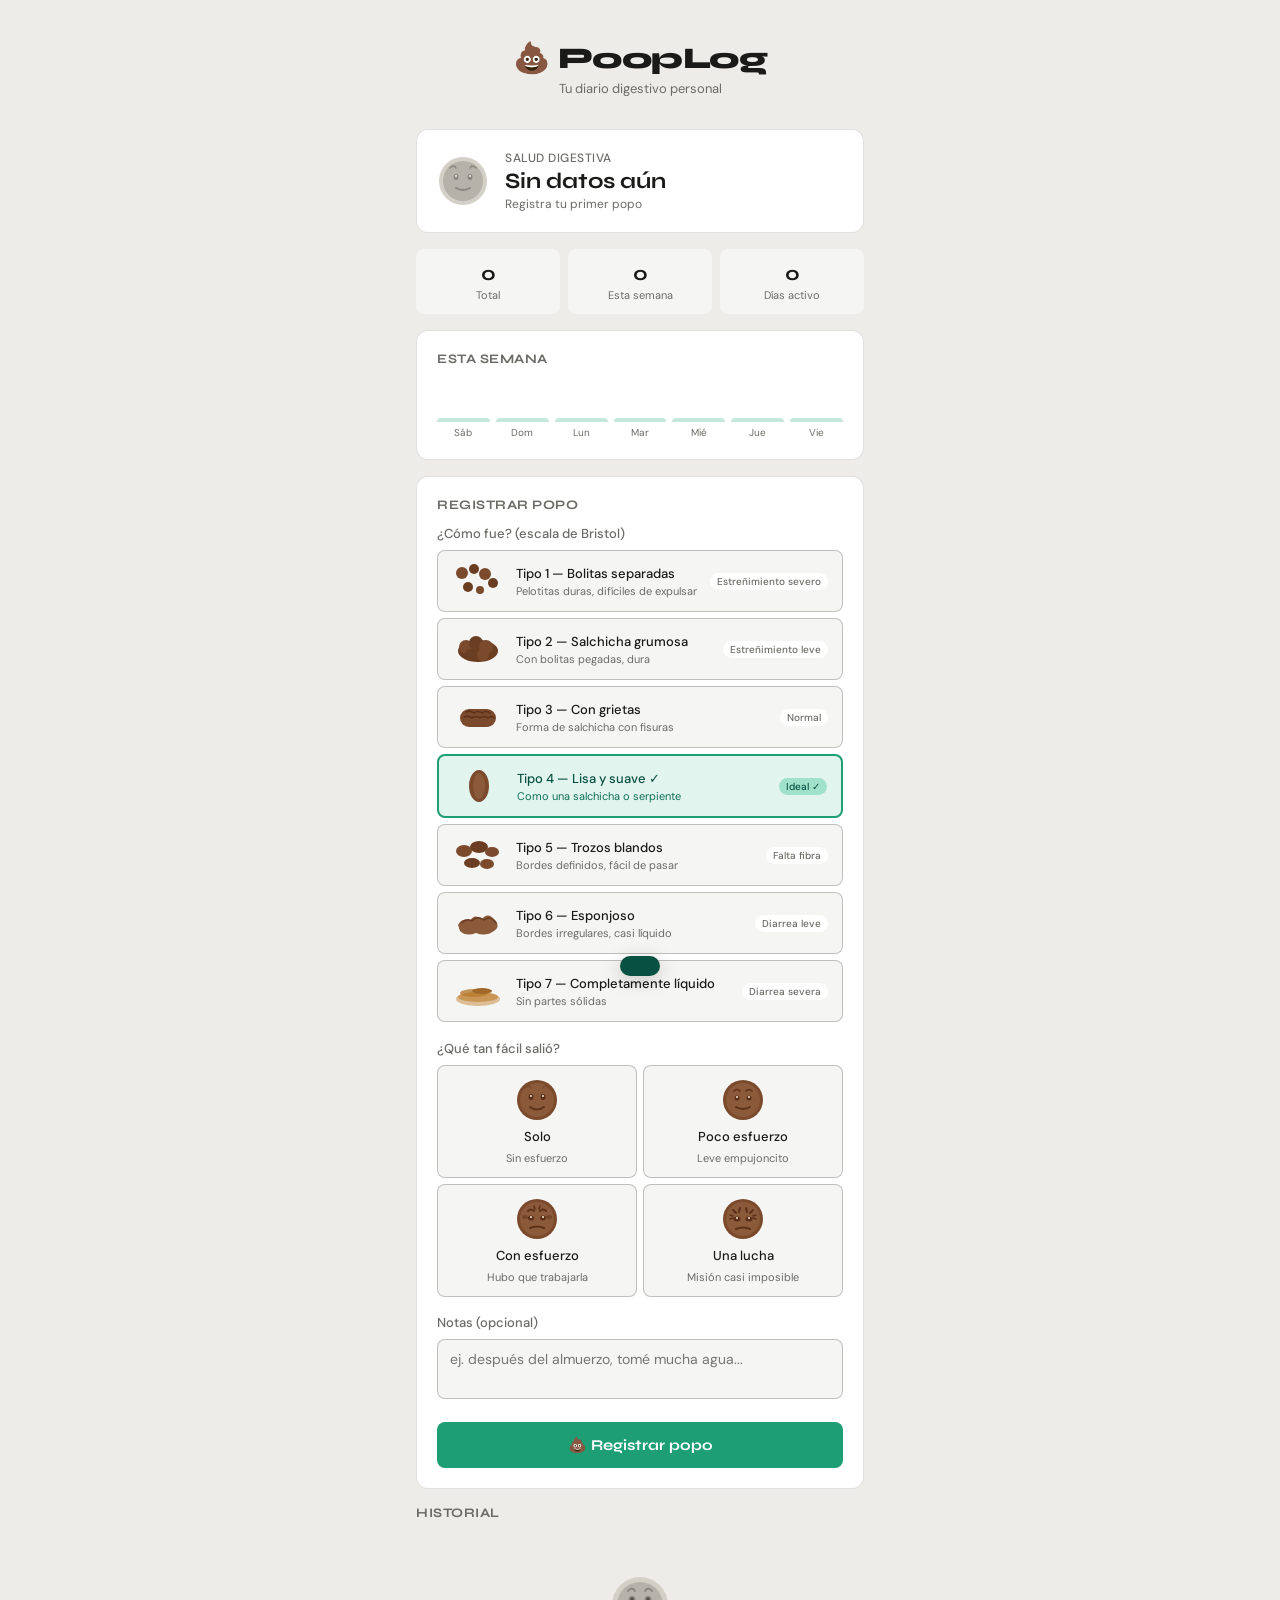
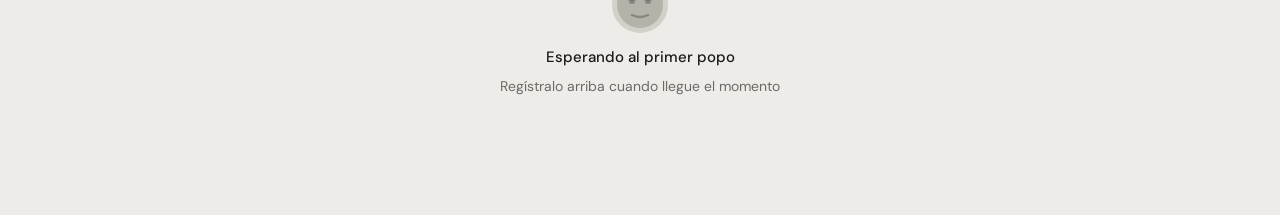
<file: PoopLog.html>
<!DOCTYPE html>
<html lang="es">
<head>
  <meta charset="UTF-8"/>
  <meta name="viewport" content="width=device-width, initial-scale=1.0"/>
  <title>💩 PoopLog</title>
  <link rel="preconnect" href="https://fonts.googleapis.com"/>
  <link href="https://fonts.googleapis.com/css2?family=Syne:wght@400;500;700;800&family=DM+Sans:wght@400;500&display=swap" rel="stylesheet"/>
  <style>
    *, *::before, *::after { box-sizing: border-box; margin: 0; padding: 0; }
    :root {
      --bg-primary: #ffffff;
      --bg-secondary: #f5f5f3;
      --bg-tertiary: #eeece8;
      --text-primary: #1a1a18;
      --text-secondary: #6b6b67;
      --border: rgba(0,0,0,0.12);
      --border-strong: rgba(0,0,0,0.22);
      --radius-md: 8px;
      --radius-lg: 12px;
      --green: #1D9E75;
      --green-light: #E1F5EE;
      --green-dark: #085041;
      --green-mid: #0F6E56;
      --green-border: #9FE1CB;
    }
    @media (prefers-color-scheme: dark) {
      :root {
        --bg-primary: #1e1e1c;
        --bg-secondary: #2a2a28;
        --bg-tertiary: #141412;
        --text-primary: #f0ede8;
        --text-secondary: #9a9a96;
        --border: rgba(255,255,255,0.1);
        --border-strong: rgba(255,255,255,0.2);
        --green-light: #0d3328;
        --green-dark: #9FE1CB;
        --green-mid: #5DCAA5;
        --green-border: #1D9E75;
      }
    }
    body {
      font-family: 'DM Sans', sans-serif;
      background: var(--bg-tertiary);
      color: var(--text-primary);
      min-height: 100vh;
    }
    .app-root {
      max-width: 480px;
      margin: 0 auto;
      padding: 1.5rem 1rem 5rem;
    }
    .app-header { text-align: center; margin-bottom: 2rem; padding-top: 1rem; }
    .app-title { font-family: 'Syne', sans-serif; font-size: 30px; font-weight: 800; letter-spacing: -0.5px; }
    .app-subtitle { font-size: 13px; color: var(--text-secondary); margin-top: 4px; }

    .card {
      background: var(--bg-primary);
      border-radius: var(--radius-lg);
      border: 0.5px solid var(--border);
      padding: 1.25rem;
      margin-bottom: 1rem;
    }
    .score-card { display: flex; align-items: center; gap: 1rem; }
    .score-face-wrap { width: 52px; height: 52px; flex-shrink: 0; }
    .score-face-wrap svg { width: 100%; height: 100%; }
    .score-label { font-size: 12px; color: var(--text-secondary); text-transform: uppercase; letter-spacing: 0.5px; font-weight: 500; }
    .score-value { font-family: 'Syne', sans-serif; font-size: 22px; font-weight: 700; margin-top: 2px; }
    .score-sub { font-size: 12px; color: var(--text-secondary); margin-top: 2px; }

    .stats-grid { display: grid; grid-template-columns: repeat(3, minmax(0, 1fr)); gap: 8px; margin-bottom: 1rem; }
    .stat-card { background: var(--bg-secondary); border-radius: var(--radius-md); padding: 0.75rem; text-align: center; }
    .stat-num { font-family: 'Syne', sans-serif; font-size: 20px; font-weight: 700; }
    .stat-lbl { font-size: 11px; color: var(--text-secondary); margin-top: 2px; }

    .section-title { font-family: 'Syne', sans-serif; font-size: 13px; font-weight: 700; margin-bottom: 0.75rem; color: var(--text-secondary); text-transform: uppercase; letter-spacing: 0.5px; }

    .weekly-bar { display: flex; align-items: flex-end; gap: 6px; height: 60px; margin-top: 8px; }
    .bar-col { flex: 1; display: flex; flex-direction: column; align-items: center; gap: 4px; }
    .bar-fill { width: 100%; border-radius: 4px 4px 0 0; background: var(--green); min-height: 4px; transition: height 0.4s ease; }
    .bar-day { font-size: 10px; color: var(--text-secondary); }

    .type-list { display: flex; flex-direction: column; gap: 6px; }
    .type-item { display: flex; align-items: center; gap: 12px; border: 0.5px solid var(--border-strong); background: var(--bg-secondary); border-radius: var(--radius-md); padding: 10px 14px; cursor: pointer; transition: all 0.15s; }
    .type-item:hover { background: var(--bg-primary); }
    .type-item.selected { border: 2px solid var(--green); background: var(--green-light); }
    .type-icon { width: 52px; height: 40px; flex-shrink: 0; display: flex; align-items: center; justify-content: center; }
    .type-icon svg { width: 100%; height: 100%; }
    .type-item-info { flex: 1; }
    .type-item-name { font-size: 13px; font-weight: 500; }
    .type-item.selected .type-item-name { color: var(--green-dark); }
    .type-item-desc { font-size: 11px; color: var(--text-secondary); margin-top: 2px; }
    .type-item.selected .type-item-desc { color: var(--green-mid); }
    .type-item-badge { font-size: 10px; padding: 2px 7px; border-radius: 10px; font-weight: 500; background: var(--bg-primary); color: var(--text-secondary); flex-shrink: 0; white-space: nowrap; }
    .type-item.selected .type-item-badge { background: var(--green-border); color: var(--green-dark); }

    .form-label { font-size: 13px; font-weight: 500; color: var(--text-secondary); display: block; margin-bottom: 8px; }
    .form-row { margin-bottom: 1.1rem; }

    .effort-grid { display: grid; grid-template-columns: repeat(2, minmax(0, 1fr)); gap: 6px; }
    .effort-btn { border: 0.5px solid var(--border-strong); background: var(--bg-secondary); border-radius: var(--radius-md); padding: 12px 10px; cursor: pointer; text-align: center; transition: all 0.15s; display: flex; flex-direction: column; align-items: center; gap: 6px; }
    .effort-btn:hover { background: var(--bg-primary); }
    .effort-svg { width: 44px; height: 44px; }
    .effort-svg svg { width: 100%; height: 100%; }
    .effort-btn-label { font-size: 13px; font-weight: 500; }
    .effort-btn-sub { font-size: 11px; color: var(--text-secondary); }
    .effort-btn.sel-smooth { border: 2px solid #639922; background: #EAF3DE; }
    .effort-btn.sel-smooth .effort-btn-label { color: #27500A; }
    .effort-btn.sel-bit { border: 2px solid var(--green); background: var(--green-light); }
    .effort-btn.sel-bit .effort-btn-label { color: var(--green-dark); }
    .effort-btn.sel-hard { border: 2px solid #BA7517; background: #FAEEDA; }
    .effort-btn.sel-hard .effort-btn-label { color: #633806; }
    .effort-btn.sel-brutal { border: 2px solid #E24B4A; background: #FCEBEB; }
    .effort-btn.sel-brutal .effort-btn-label { color: #791F1F; }

    textarea {
      width: 100%; border: 0.5px solid var(--border-strong); background: var(--bg-secondary);
      border-radius: var(--radius-md); padding: 10px 12px; font-size: 14px;
      font-family: 'DM Sans', sans-serif; color: var(--text-primary); resize: none; height: 60px;
    }
    textarea:focus { outline: none; border-color: var(--green); }

    .submit-btn {
      width: 100%; background: var(--green); color: white; border: none;
      border-radius: var(--radius-md); padding: 14px;
      font-family: 'Syne', sans-serif; font-size: 15px; font-weight: 700;
      cursor: pointer; transition: opacity 0.15s;
    }
    .submit-btn:hover { opacity: 0.88; }
    .submit-btn:active { opacity: 0.75; }

    .log-list { display: flex; flex-direction: column; gap: 8px; }
    .log-item { background: var(--bg-primary); border-radius: var(--radius-md); border: 0.5px solid var(--border); padding: 0.75rem 1rem; display: flex; align-items: center; gap: 12px; }
    .log-icon { width: 36px; height: 28px; flex-shrink: 0; }
    .log-icon svg { width: 100%; height: 100%; }
    .log-info { flex: 1; min-width: 0; }
    .log-time { font-size: 12px; color: var(--text-secondary); }
    .log-type { font-size: 13px; font-weight: 500; white-space: nowrap; overflow: hidden; text-overflow: ellipsis; }
    .log-badge { font-size: 11px; padding: 3px 8px; border-radius: 20px; font-weight: 500; flex-shrink: 0; }
    .badge-smooth { background: #EAF3DE; color: #3B6D11; }
    .badge-bit { background: #E1F5EE; color: #085041; }
    .badge-hard { background: #FAEEDA; color: #854F0B; }
    .badge-brutal { background: #FCEBEB; color: #A32D2D; }

    .empty-state { text-align: center; padding: 2.5rem 1rem; color: var(--text-secondary); font-size: 14px; display: flex; flex-direction: column; align-items: center; gap: 10px; }
    .empty-title { font-size: 15px; font-weight: 500; color: var(--text-primary); }

    .toast {
      position: fixed; bottom: 1.5rem; left: 50%;
      transform: translateX(-50%) translateY(100px);
      background: var(--green-dark); color: white;
      padding: 10px 20px; border-radius: 20px; font-size: 14px; font-weight: 500;
      transition: transform 0.3s cubic-bezier(0.34,1.56,0.64,1); z-index: 99; white-space: nowrap;
      box-shadow: 0 4px 20px rgba(0,0,0,0.2);
    }
    .toast.show { transform: translateX(-50%) translateY(0); }
  </style>
</head>
<body>
<div class="app-root">

  <div class="app-header">
    <div class="app-title">💩 PoopLog</div>
    <div class="app-subtitle">Tu diario digestivo personal</div>
  </div>

  <div class="card score-card">
    <div class="score-face-wrap" id="score-face-wrap">
      <svg viewBox="0 0 52 52" fill="none"><circle cx="26" cy="26" r="24" fill="#D3D1C7"/><circle cx="26" cy="26" r="20" fill="#B4B2A9"/><ellipse cx="19" cy="22" rx="2.5" ry="3" fill="#888780"/><ellipse cx="33" cy="22" rx="2.5" ry="3" fill="#888780"/><circle cx="19" cy="21" r="1" fill="#F1EFE8"/><circle cx="33" cy="21" r="1" fill="#F1EFE8"/><path d="M19 33 Q26 37 33 33" stroke="#888780" stroke-width="2" fill="none" stroke-linecap="round"/><path d="M13 13 Q17 9 19 13" stroke="#888780" stroke-width="1.5" fill="none" stroke-linecap="round"/><path d="M33 13 Q35 9 39 13" stroke="#888780" stroke-width="1.5" fill="none" stroke-linecap="round"/></svg>
    </div>
    <div>
      <div class="score-label">Salud digestiva</div>
      <div class="score-value" id="score-text">Sin datos aún</div>
      <div class="score-sub" id="score-sub">Registra tu primer popo</div>
    </div>
  </div>

  <div class="stats-grid">
    <div class="stat-card"><div class="stat-num" id="stat-total">0</div><div class="stat-lbl">Total</div></div>
    <div class="stat-card"><div class="stat-num" id="stat-week">0</div><div class="stat-lbl">Esta semana</div></div>
    <div class="stat-card"><div class="stat-num" id="stat-streak">0</div><div class="stat-lbl">Días activo</div></div>
  </div>

  <div class="card">
    <div class="section-title">Esta semana</div>
    <div class="weekly-bar" id="weekly-bar"></div>
  </div>

  <div class="card">
    <div class="section-title">Registrar popo</div>

    <div class="form-row">
      <div class="form-label">¿Cómo fue? (escala de Bristol)</div>
      <div class="type-list">
        <div class="type-item" data-type="1" onclick="selectType(this)">
          <div class="type-icon"><svg viewBox="0 0 52 40" fill="none"><circle cx="10" cy="12" r="6" fill="#7B4A2D"/><circle cx="22" cy="8" r="5" fill="#6B3D22"/><circle cx="33" cy="13" r="6" fill="#7B4A2D"/><circle cx="16" cy="26" r="5" fill="#6B3D22"/><circle cx="28" cy="29" r="4" fill="#7B4A2D"/><circle cx="41" cy="22" r="5" fill="#6B3D22"/></svg></div>
          <div class="type-item-info"><div class="type-item-name">Tipo 1 — Bolitas separadas</div><div class="type-item-desc">Pelotitas duras, difíciles de expulsar</div></div>
          <span class="type-item-badge">Estreñimiento severo</span>
        </div>
        <div class="type-item" data-type="2" onclick="selectType(this)">
          <div class="type-icon"><svg viewBox="0 0 52 40" fill="none"><ellipse cx="26" cy="22" rx="20" ry="11" fill="#6B3D22"/><circle cx="14" cy="18" r="7" fill="#7B4A2D"/><circle cx="24" cy="14" r="7" fill="#6B3D22"/><circle cx="34" cy="18" r="7" fill="#7B4A2D"/><circle cx="19" cy="26" r="6" fill="#6B3D22"/><circle cx="31" cy="26" r="6" fill="#7B4A2D"/></svg></div>
          <div class="type-item-info"><div class="type-item-name">Tipo 2 — Salchicha grumosa</div><div class="type-item-desc">Con bolitas pegadas, dura</div></div>
          <span class="type-item-badge">Estreñimiento leve</span>
        </div>
        <div class="type-item" data-type="3" onclick="selectType(this)">
          <div class="type-icon"><svg viewBox="0 0 52 40" fill="none"><rect x="8" y="12" width="36" height="18" rx="9" fill="#7B4A2D"/><path d="M14 15 Q18 13 22 16 Q26 13 30 16 Q34 13 38 16" stroke="#5C3018" stroke-width="1.5" fill="none" stroke-linecap="round"/><path d="M12 20 Q16 18 20 21 Q24 18 28 21 Q32 18 36 21 Q40 18 42 21" stroke="#5C3018" stroke-width="1.5" fill="none" stroke-linecap="round"/></svg></div>
          <div class="type-item-info"><div class="type-item-name">Tipo 3 — Con grietas</div><div class="type-item-desc">Forma de salchicha con fisuras</div></div>
          <span class="type-item-badge">Normal</span>
        </div>
        <div class="type-item selected" data-type="4" onclick="selectType(this)">
          <div class="type-icon"><svg viewBox="0 0 52 40" fill="none"><ellipse cx="26" cy="20" rx="10" ry="16" fill="#7B4A2D"/><ellipse cx="26" cy="20" rx="6" ry="13" fill="#8B5A3A"/></svg></div>
          <div class="type-item-info"><div class="type-item-name">Tipo 4 — Lisa y suave ✓</div><div class="type-item-desc">Como una salchicha o serpiente</div></div>
          <span class="type-item-badge">Ideal ✓</span>
        </div>
        <div class="type-item" data-type="5" onclick="selectType(this)">
          <div class="type-icon"><svg viewBox="0 0 52 40" fill="none"><ellipse cx="12" cy="16" rx="8" ry="6" fill="#7B4A2D"/><ellipse cx="27" cy="12" rx="9" ry="6" fill="#6B3D22"/><ellipse cx="40" cy="17" rx="7" ry="5" fill="#7B4A2D"/><ellipse cx="20" cy="28" rx="8" ry="5" fill="#6B3D22"/><ellipse cx="35" cy="29" rx="7" ry="5" fill="#7B4A2D"/></svg></div>
          <div class="type-item-info"><div class="type-item-name">Tipo 5 — Trozos blandos</div><div class="type-item-desc">Bordes definidos, fácil de pasar</div></div>
          <span class="type-item-badge">Falta fibra</span>
        </div>
        <div class="type-item" data-type="6" onclick="selectType(this)">
          <div class="type-icon"><svg viewBox="0 0 52 40" fill="none"><path d="M6 22 Q10 14 18 18 Q22 10 30 16 Q36 8 44 18 Q48 24 42 28 Q34 34 24 30 Q14 34 8 28 Z" fill="#8B5A3A"/><path d="M10 20 Q14 15 20 18 Q25 12 32 17 Q38 12 44 20" stroke="#6B3D22" stroke-width="1.5" fill="none" stroke-linecap="round"/></svg></div>
          <div class="type-item-info"><div class="type-item-name">Tipo 6 — Esponjoso</div><div class="type-item-desc">Bordes irregulares, casi líquido</div></div>
          <span class="type-item-badge">Diarrea leve</span>
        </div>
        <div class="type-item" data-type="7" onclick="selectType(this)">
          <div class="type-icon"><svg viewBox="0 0 52 40" fill="none"><ellipse cx="26" cy="28" rx="22" ry="7" fill="#C4863A" opacity="0.5"/><ellipse cx="26" cy="26" rx="20" ry="5" fill="#C4863A" opacity="0.7"/><ellipse cx="22" cy="22" rx="14" ry="4" fill="#B87A30" opacity="0.8"/><ellipse cx="30" cy="20" rx="10" ry="3" fill="#A06828"/></svg></div>
          <div class="type-item-info"><div class="type-item-name">Tipo 7 — Completamente líquido</div><div class="type-item-desc">Sin partes sólidas</div></div>
          <span class="type-item-badge">Diarrea severa</span>
        </div>
      </div>
    </div>

    <div class="form-row">
      <div class="form-label">¿Qué tan fácil salió?</div>
      <div class="effort-grid">
        <div class="effort-btn" data-effort="smooth" onclick="selectEffort(this)">
          <div class="effort-svg"><svg viewBox="0 0 44 44" fill="none"><circle cx="22" cy="22" r="20" fill="#7B4A2D"/><circle cx="22" cy="22" r="17" fill="#8B5A3A"/><ellipse cx="16" cy="19" rx="2.5" ry="3" fill="#5C3018"/><ellipse cx="28" cy="19" rx="2.5" ry="3" fill="#5C3018"/><circle cx="16" cy="18" r="1" fill="#F5E6D3"/><circle cx="28" cy="18" r="1" fill="#F5E6D3"/><path d="M15 29 Q22 34 29 29" stroke="#5C3018" stroke-width="2" fill="none" stroke-linecap="round"/><path d="M10 10 Q14 6 16 10" stroke="#7B4A2D" stroke-width="1.5" fill="none" stroke-linecap="round"/><path d="M28 10 Q30 6 34 10" stroke="#7B4A2D" stroke-width="1.5" fill="none" stroke-linecap="round"/></svg></div>
          <span class="effort-btn-label">Solo</span>
          <span class="effort-btn-sub">Sin esfuerzo</span>
        </div>
        <div class="effort-btn" data-effort="bit" onclick="selectEffort(this)">
          <div class="effort-svg"><svg viewBox="0 0 44 44" fill="none"><circle cx="22" cy="22" r="20" fill="#7B4A2D"/><circle cx="22" cy="22" r="17" fill="#8B5A3A"/><ellipse cx="16" cy="20" rx="2.5" ry="2.5" fill="#5C3018"/><ellipse cx="28" cy="20" rx="2.5" ry="2.5" fill="#5C3018"/><circle cx="16" cy="19" r="1" fill="#F5E6D3"/><circle cx="28" cy="19" r="1" fill="#F5E6D3"/><path d="M15 29 Q22 33 29 29" stroke="#5C3018" stroke-width="2" fill="none" stroke-linecap="round"/><path d="M13 13 Q16 10 19 13" stroke="#5C3018" stroke-width="1.5" fill="none" stroke-linecap="round"/><path d="M25 13 Q28 10 31 13" stroke="#5C3018" stroke-width="1.5" fill="none" stroke-linecap="round"/></svg></div>
          <span class="effort-btn-label">Poco esfuerzo</span>
          <span class="effort-btn-sub">Leve empujoncito</span>
        </div>
        <div class="effort-btn" data-effort="hard" onclick="selectEffort(this)">
          <div class="effort-svg"><svg viewBox="0 0 44 44" fill="none"><circle cx="22" cy="22" r="20" fill="#7B4A2D"/><circle cx="22" cy="22" r="17" fill="#8B5A3A"/><ellipse cx="16" cy="21" rx="3" ry="2.5" fill="#5C3018"/><ellipse cx="28" cy="21" rx="3" ry="2.5" fill="#5C3018"/><circle cx="16" cy="20" r="1" fill="#F5E6D3"/><circle cx="28" cy="20" r="1" fill="#F5E6D3"/><path d="M15 31 Q22 28 29 31" stroke="#5C3018" stroke-width="2" fill="none" stroke-linecap="round"/><path d="M13 14 Q16 11 19 14" stroke="#5C3018" stroke-width="2" fill="none" stroke-linecap="round"/><path d="M25 14 Q28 11 31 14" stroke="#5C3018" stroke-width="2" fill="none" stroke-linecap="round"/><path d="M19 9 L20 12" stroke="#5C3018" stroke-width="1.5" stroke-linecap="round"/><path d="M25 9 L24 12" stroke="#5C3018" stroke-width="1.5" stroke-linecap="round"/><ellipse cx="10" cy="20" rx="3" ry="2" fill="#6B3D22" opacity="0.7"/><ellipse cx="34" cy="20" rx="3" ry="2" fill="#6B3D22" opacity="0.7"/></svg></div>
          <span class="effort-btn-label">Con esfuerzo</span>
          <span class="effort-btn-sub">Hubo que trabajarla</span>
        </div>
        <div class="effort-btn" data-effort="brutal" onclick="selectEffort(this)">
          <div class="effort-svg"><svg viewBox="0 0 44 44" fill="none"><circle cx="22" cy="22" r="20" fill="#7B4A2D"/><circle cx="22" cy="22" r="17" fill="#8B5A3A"/><ellipse cx="16" cy="22" rx="3.5" ry="2.5" fill="#5C3018"/><ellipse cx="28" cy="22" rx="3.5" ry="2.5" fill="#5C3018"/><circle cx="16" cy="21" r="1" fill="#F5E6D3"/><circle cx="28" cy="21" r="1" fill="#F5E6D3"/><path d="M15 32 Q22 29 29 32" stroke="#5C3018" stroke-width="2" fill="none" stroke-linecap="round"/><path d="M12 13 L15 16M19 11 L18 15" stroke="#5C3018" stroke-width="2" stroke-linecap="round"/><path d="M32 13 L29 16M25 11 L26 15" stroke="#5C3018" stroke-width="2" stroke-linecap="round"/><path d="M9 18 L12 19M9 22 L12 21" stroke="#5C3018" stroke-width="1.5" stroke-linecap="round"/><path d="M35 18 L32 19M35 22 L32 21" stroke="#5C3018" stroke-width="1.5" stroke-linecap="round"/></svg></div>
          <span class="effort-btn-label">Una lucha</span>
          <span class="effort-btn-sub">Misión casi imposible</span>
        </div>
      </div>
    </div>

    <div class="form-row">
      <div class="form-label">Notas (opcional)</div>
      <textarea id="notes-input" placeholder="ej. después del almuerzo, tomé mucha agua..."></textarea>
    </div>
    <button class="submit-btn" onclick="logPoop()">💩 Registrar popo</button>
  </div>

  <div class="section-title">Historial</div>
  <div class="log-list" id="log-list">
    <div class="empty-state">
      <svg width="64" height="64" viewBox="0 0 64 64" fill="none"><circle cx="32" cy="32" r="28" fill="#D3D1C7"/><circle cx="32" cy="32" r="23" fill="#B4B2A9"/><ellipse cx="24" cy="27" rx="3.5" ry="4" fill="#888780"/><ellipse cx="40" cy="27" rx="3.5" ry="4" fill="#888780"/><circle cx="24" cy="26" r="1.5" fill="#444441"/><circle cx="40" cy="26" r="1.5" fill="#444441"/><path d="M24 42 Q32 46 40 42" stroke="#888780" stroke-width="2.5" fill="none" stroke-linecap="round"/><path d="M20 18 Q24 13 27 18" stroke="#888780" stroke-width="2" fill="none" stroke-linecap="round"/><path d="M37 18 Q40 13 44 18" stroke="#888780" stroke-width="2" fill="none" stroke-linecap="round"/></svg>
      <div class="empty-title">Esperando al primer popo</div>
      <div>Regístralo arriba cuando llegue el momento</div>
    </div>
  </div>

</div>
<div class="toast" id="toast"></div>

<script>
const typeNames = {'1':'Tipo 1 — Bolitas','2':'Tipo 2 — Grumoso','3':'Tipo 3 — Con grietas','4':'Tipo 4 — Ideal','5':'Tipo 5 — Trozos','6':'Tipo 6 — Esponjoso','7':'Tipo 7 — Líquido'};
const effortLabels = { smooth:'Solo', bit:'Poco esfuerzo', hard:'Con esfuerzo', brutal:'Una lucha' };
const effortBadge = { smooth:'badge-smooth', bit:'badge-bit', hard:'badge-hard', brutal:'badge-brutal' };
const days = ['Dom','Lun','Mar','Mié','Jue','Vie','Sáb'];
const svgs = {
  '1': `<svg viewBox="0 0 52 40" fill="none"><circle cx="10" cy="12" r="6" fill="#7B4A2D"/><circle cx="22" cy="8" r="5" fill="#6B3D22"/><circle cx="33" cy="13" r="6" fill="#7B4A2D"/><circle cx="16" cy="26" r="5" fill="#6B3D22"/><circle cx="28" cy="29" r="4" fill="#7B4A2D"/><circle cx="41" cy="22" r="5" fill="#6B3D22"/></svg>`,
  '2': `<svg viewBox="0 0 52 40" fill="none"><ellipse cx="26" cy="22" rx="20" ry="11" fill="#6B3D22"/><circle cx="14" cy="18" r="7" fill="#7B4A2D"/><circle cx="24" cy="14" r="7" fill="#6B3D22"/><circle cx="34" cy="18" r="7" fill="#7B4A2D"/><circle cx="19" cy="26" r="6" fill="#6B3D22"/><circle cx="31" cy="26" r="6" fill="#7B4A2D"/></svg>`,
  '3': `<svg viewBox="0 0 52 40" fill="none"><rect x="8" y="12" width="36" height="18" rx="9" fill="#7B4A2D"/><path d="M14 15 Q18 13 22 16 Q26 13 30 16 Q34 13 38 16" stroke="#5C3018" stroke-width="1.5" fill="none" stroke-linecap="round"/><path d="M12 20 Q16 18 20 21 Q24 18 28 21 Q32 18 36 21 Q40 18 42 21" stroke="#5C3018" stroke-width="1.5" fill="none" stroke-linecap="round"/></svg>`,
  '4': `<svg viewBox="0 0 52 40" fill="none"><ellipse cx="26" cy="20" rx="10" ry="16" fill="#7B4A2D"/><ellipse cx="26" cy="20" rx="6" ry="13" fill="#8B5A3A"/></svg>`,
  '5': `<svg viewBox="0 0 52 40" fill="none"><ellipse cx="12" cy="16" rx="8" ry="6" fill="#7B4A2D"/><ellipse cx="27" cy="12" rx="9" ry="6" fill="#6B3D22"/><ellipse cx="40" cy="17" rx="7" ry="5" fill="#7B4A2D"/><ellipse cx="20" cy="28" rx="8" ry="5" fill="#6B3D22"/><ellipse cx="35" cy="29" rx="7" ry="5" fill="#7B4A2D"/></svg>`,
  '6': `<svg viewBox="0 0 52 40" fill="none"><path d="M6 22 Q10 14 18 18 Q22 10 30 16 Q36 8 44 18 Q48 24 42 28 Q34 34 24 30 Q14 34 8 28 Z" fill="#8B5A3A"/><path d="M10 20 Q14 15 20 18 Q25 12 32 17 Q38 12 44 20" stroke="#6B3D22" stroke-width="1.5" fill="none" stroke-linecap="round"/></svg>`,
  '7': `<svg viewBox="0 0 52 40" fill="none"><ellipse cx="26" cy="28" rx="22" ry="7" fill="#C4863A" opacity="0.5"/><ellipse cx="26" cy="26" rx="20" ry="5" fill="#C4863A" opacity="0.7"/><ellipse cx="22" cy="22" rx="14" ry="4" fill="#B87A30" opacity="0.8"/><ellipse cx="30" cy="20" rx="10" ry="3" fill="#A06828"/></svg>`
};
const scoreFaces = {
  good: `<svg viewBox="0 0 52 52" fill="none"><circle cx="26" cy="26" r="24" fill="#7B4A2D"/><circle cx="26" cy="26" r="20" fill="#8B5A3A"/><ellipse cx="19" cy="22" rx="2.5" ry="3" fill="#5C3018"/><ellipse cx="33" cy="22" rx="2.5" ry="3" fill="#5C3018"/><circle cx="19" cy="21" r="1" fill="#F5E6D3"/><circle cx="33" cy="21" r="1" fill="#F5E6D3"/><path d="M17 32 Q26 38 35 32" stroke="#5C3018" stroke-width="2.5" fill="none" stroke-linecap="round"/><path d="M13 13 Q17 9 19 13" stroke="#5C3018" stroke-width="1.5" fill="none" stroke-linecap="round"/><path d="M33 13 Q35 9 39 13" stroke="#5C3018" stroke-width="1.5" fill="none" stroke-linecap="round"/></svg>`,
  mid: `<svg viewBox="0 0 52 52" fill="none"><circle cx="26" cy="26" r="24" fill="#7B4A2D"/><circle cx="26" cy="26" r="20" fill="#8B5A3A"/><ellipse cx="19" cy="22" rx="2.5" ry="2.5" fill="#5C3018"/><ellipse cx="33" cy="22" rx="2.5" ry="2.5" fill="#5C3018"/><circle cx="19" cy="21" r="1" fill="#F5E6D3"/><circle cx="33" cy="21" r="1" fill="#F5E6D3"/><path d="M18 33 Q26 33 34 33" stroke="#5C3018" stroke-width="2.5" fill="none" stroke-linecap="round"/></svg>`,
  bad: `<svg viewBox="0 0 52 52" fill="none"><circle cx="26" cy="26" r="24" fill="#7B4A2D"/><circle cx="26" cy="26" r="20" fill="#8B5A3A"/><ellipse cx="19" cy="23" rx="3" ry="2.5" fill="#5C3018"/><ellipse cx="33" cy="23" rx="3" ry="2.5" fill="#5C3018"/><circle cx="19" cy="22" r="1" fill="#F5E6D3"/><circle cx="33" cy="22" r="1" fill="#F5E6D3"/><path d="M18 35 Q26 31 34 35" stroke="#5C3018" stroke-width="2.5" fill="none" stroke-linecap="round"/><path d="M14 15 L17 18M21 13 L20 17" stroke="#5C3018" stroke-width="2" stroke-linecap="round"/><path d="M38 15 L35 18M31 13 L32 17" stroke="#5C3018" stroke-width="2" stroke-linecap="round"/></svg>`
};

let selectedType = '4';
let selectedEffort = null;
let logs = JSON.parse(localStorage.getItem('pooplog') || '[]').map(l => ({...l, time: new Date(l.time)}));

function selectType(el) {
  document.querySelectorAll('.type-item').forEach(i => i.classList.remove('selected'));
  el.classList.add('selected');
  selectedType = el.dataset.type;
}
function selectEffort(el) {
  document.querySelectorAll('.effort-btn').forEach(b => b.className = 'effort-btn');
  el.classList.add('sel-' + el.dataset.effort);
  selectedEffort = el.dataset.effort;
}
function showToast(msg) {
  const t = document.getElementById('toast');
  t.textContent = msg;
  t.classList.add('show');
  setTimeout(() => t.classList.remove('show'), 2200);
}
function save() {
  localStorage.setItem('pooplog', JSON.stringify(logs));
}
function logPoop() {
  if (!selectedEffort) { showToast('¿Fácil o difícil fue el popo?'); return; }
  logs.unshift({ type: selectedType, effort: selectedEffort, notes: document.getElementById('notes-input').value.trim(), time: new Date() });
  document.getElementById('notes-input').value = '';
  save();
  updateUI();
  showToast('💩 ¡Popo registrado!');
}
function updateUI() {
  const now = new Date();
  document.getElementById('stat-total').textContent = logs.length;
  document.getElementById('stat-week').textContent = logs.filter(l => l.time >= new Date(now - 7*86400000)).length;
  document.getElementById('stat-streak').textContent = new Set(logs.map(l => l.time.toDateString())).size;
  updateScore(); updateWeeklyBar(); renderList();
}
function updateScore() {
  if (!logs.length) return;
  const recent = logs.slice(0, Math.min(7, logs.length));
  const ratio = recent.filter(l => l.effort === 'smooth' || l.effort === 'bit').length / recent.length;
  let face, text, sub;
  if (ratio >= 0.8) { face='good'; text='Excelente'; sub='Tu intestino está feliz'; }
  else if (ratio >= 0.5) { face='mid'; text='Regular'; sub='Puede mejorar'; }
  else { face='bad'; text='Necesita atención'; sub='Revisa tu dieta e hidratación'; }
  document.getElementById('score-face-wrap').innerHTML = scoreFaces[face];
  document.getElementById('score-text').textContent = text;
  document.getElementById('score-sub').textContent = sub;
}
function updateWeeklyBar() {
  const now = new Date(); let max = 1; const counts = [];
  for (let i = 6; i >= 0; i--) {
    const d = new Date(now); d.setDate(d.getDate() - i);
    const c = logs.filter(l => l.time.toDateString() === d.toDateString()).length;
    counts.push({ day: days[d.getDay()], count: c });
    if (c > max) max = c;
  }
  document.getElementById('weekly-bar').innerHTML = counts.map(c => {
    const h = Math.max(4, Math.round((c.count / max) * 52));
    return `<div class="bar-col"><div class="bar-fill" style="height:${h}px;opacity:${c.count?1:0.25}"></div><div class="bar-day">${c.day}</div></div>`;
  }).join('');
}
function renderList() {
  const list = document.getElementById('log-list');
  if (!logs.length) {
    list.innerHTML = `<div class="empty-state"><svg width="64" height="64" viewBox="0 0 64 64" fill="none"><circle cx="32" cy="32" r="28" fill="#D3D1C7"/><circle cx="32" cy="32" r="23" fill="#B4B2A9"/><ellipse cx="24" cy="27" rx="3.5" ry="4" fill="#888780"/><ellipse cx="40" cy="27" rx="3.5" ry="4" fill="#888780"/><circle cx="24" cy="26" r="1.5" fill="#444441"/><circle cx="40" cy="26" r="1.5" fill="#444441"/><path d="M24 42 Q32 46 40 42" stroke="#888780" stroke-width="2.5" fill="none" stroke-linecap="round"/><path d="M20 18 Q24 13 27 18" stroke="#888780" stroke-width="2" fill="none" stroke-linecap="round"/><path d="M37 18 Q40 13 44 18" stroke="#888780" stroke-width="2" fill="none" stroke-linecap="round"/></svg><div class="empty-title">Esperando al primer popo</div><div>Regístralo arriba cuando llegue el momento</div></div>`;
    return;
  }
  list.innerHTML = logs.slice(0, 20).map(l => {
    const t = l.time;
    const ts = t.toLocaleDateString('es-CO',{weekday:'short',day:'numeric',month:'short'}) + ' · ' + t.toLocaleTimeString('es-CO',{hour:'2-digit',minute:'2-digit'});
    return `<div class="log-item"><div class="log-icon">${svgs[l.type]}</div><div class="log-info"><div class="log-time">${ts}</div><div class="log-type">${typeNames[l.type]}${l.notes?' · '+l.notes:''}</div></div><span class="log-badge ${effortBadge[l.effort]}">${effortLabels[l.effort]}</span></div>`;
  }).join('');
}

updateWeeklyBar();
updateUI();
</script>
</body>
</html>
</file>
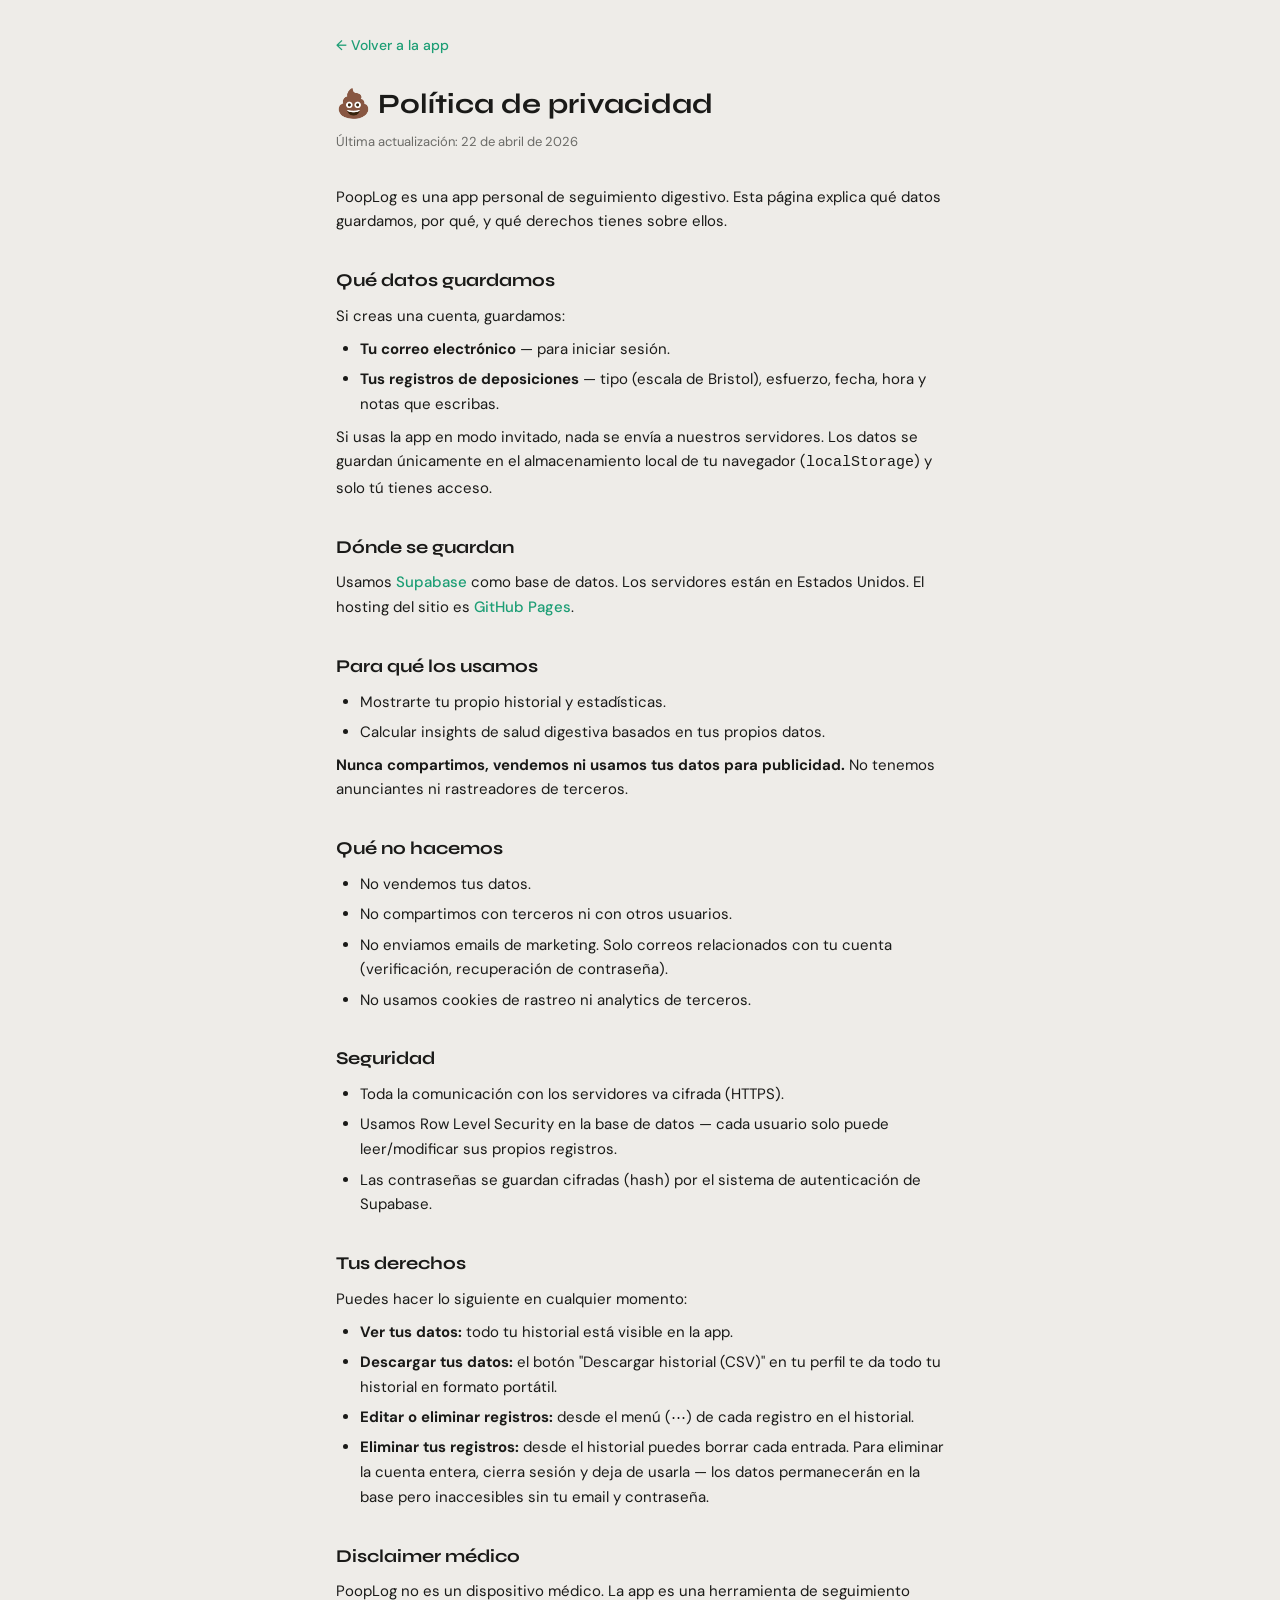
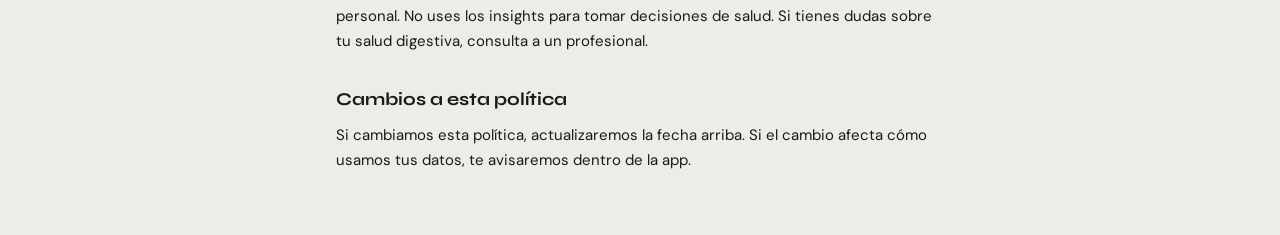
<file: public/privacy.html>
<!DOCTYPE html>
<html lang="es">
  <head>
    <meta charset="UTF-8" />
    <meta name="viewport" content="width=device-width, initial-scale=1.0" />
    <title>Privacidad — PoopLog</title>
    <link rel="icon" type="image/png" href="favicon.png" />
    <meta name="theme-color" content="#1D9E75" />
    <link
      rel="preconnect"
      href="https://fonts.googleapis.com"
    />
    <link
      href="https://fonts.googleapis.com/css2?family=Syne:wght@400;700;800&family=DM+Sans:wght@400;500&display=swap"
      rel="stylesheet"
    />
    <link rel="stylesheet" href="css/styles.css" />
    <style>
      .privacy-wrap {
        max-width: 640px;
        margin: 0 auto;
        padding: 2rem 1rem 4rem;
        line-height: 1.65;
      }
      .privacy-wrap h1 {
        font-family: "Syne", sans-serif;
        font-size: 28px;
        margin-bottom: 0.25rem;
      }
      .privacy-wrap .updated {
        font-size: 13px;
        color: var(--text-secondary);
        margin-bottom: 2rem;
      }
      .privacy-wrap h2 {
        font-family: "Syne", sans-serif;
        font-size: 18px;
        margin-top: 2rem;
        margin-bottom: 0.5rem;
      }
      .privacy-wrap p,
      .privacy-wrap li {
        font-size: 15px;
        color: var(--text-primary);
      }
      .privacy-wrap ul {
        padding-left: 1.5rem;
        margin: 0.5rem 0;
      }
      .privacy-wrap li {
        margin-bottom: 0.35rem;
      }
      .privacy-wrap a {
        color: var(--green);
        text-decoration: none;
        font-weight: 500;
      }
      .privacy-wrap a:hover {
        text-decoration: underline;
      }
      .back-link {
        display: inline-block;
        margin-bottom: 1.5rem;
        font-size: 14px;
      }
    </style>
  </head>
  <body>
    <div class="privacy-wrap">
      <a href="./" class="back-link">← Volver a la app</a>
      <h1>💩 Política de privacidad</h1>
      <div class="updated">Última actualización: 22 de abril de 2026</div>

      <p>
        PoopLog es una app personal de seguimiento digestivo. Esta página
        explica qué datos guardamos, por qué, y qué derechos tienes sobre
        ellos.
      </p>

      <h2>Qué datos guardamos</h2>
      <p>Si creas una cuenta, guardamos:</p>
      <ul>
        <li><strong>Tu correo electrónico</strong> — para iniciar sesión.</li>
        <li>
          <strong>Tus registros de deposiciones</strong> — tipo (escala de
          Bristol), esfuerzo, fecha, hora y notas que escribas.
        </li>
      </ul>
      <p>
        Si usas la app en modo invitado, nada se envía a nuestros servidores.
        Los datos se guardan únicamente en el almacenamiento local de tu
        navegador (<code>localStorage</code>) y solo tú tienes acceso.
      </p>

      <h2>Dónde se guardan</h2>
      <p>
        Usamos
        <a href="https://supabase.com" target="_blank" rel="noopener"
          >Supabase</a
        >
        como base de datos. Los servidores están en Estados Unidos. El
        hosting del sitio es
        <a href="https://pages.github.com" target="_blank" rel="noopener"
          >GitHub Pages</a
        >.
      </p>

      <h2>Para qué los usamos</h2>
      <ul>
        <li>Mostrarte tu propio historial y estadísticas.</li>
        <li>
          Calcular insights de salud digestiva basados en tus propios datos.
        </li>
      </ul>
      <p>
        <strong
          >Nunca compartimos, vendemos ni usamos tus datos para
          publicidad.</strong
        >
        No tenemos anunciantes ni rastreadores de terceros.
      </p>

      <h2>Qué no hacemos</h2>
      <ul>
        <li>No vendemos tus datos.</li>
        <li>No compartimos con terceros ni con otros usuarios.</li>
        <li>
          No enviamos emails de marketing. Solo correos relacionados con tu
          cuenta (verificación, recuperación de contraseña).
        </li>
        <li>No usamos cookies de rastreo ni analytics de terceros.</li>
      </ul>

      <h2>Seguridad</h2>
      <ul>
        <li>
          Toda la comunicación con los servidores va cifrada (HTTPS).
        </li>
        <li>
          Usamos Row Level Security en la base de datos — cada usuario solo
          puede leer/modificar sus propios registros.
        </li>
        <li>
          Las contraseñas se guardan cifradas (hash) por el sistema de
          autenticación de Supabase.
        </li>
      </ul>

      <h2>Tus derechos</h2>
      <p>Puedes hacer lo siguiente en cualquier momento:</p>
      <ul>
        <li>
          <strong>Ver tus datos:</strong> todo tu historial está visible en la
          app.
        </li>
        <li>
          <strong>Descargar tus datos:</strong> el botón "Descargar historial
          (CSV)" en tu perfil te da todo tu historial en formato portátil.
        </li>
        <li>
          <strong>Editar o eliminar registros:</strong> desde el menú (⋯) de
          cada registro en el historial.
        </li>
        <li>
          <strong>Eliminar tus registros:</strong> desde el historial puedes
          borrar cada entrada. Para eliminar la cuenta entera, cierra sesión y
          deja de usarla — los datos permanecerán en la base pero inaccesibles
          sin tu email y contraseña.
        </li>
      </ul>

      <h2>Disclaimer médico</h2>
      <p>
        PoopLog no es un dispositivo médico. La app es una herramienta de
        seguimiento personal. No uses los insights para tomar decisiones de
        salud. Si tienes dudas sobre tu salud digestiva, consulta a un
        profesional.
      </p>

      <h2>Cambios a esta política</h2>
      <p>
        Si cambiamos esta política, actualizaremos la fecha arriba. Si el
        cambio afecta cómo usamos tus datos, te avisaremos dentro de la app.
      </p>

    </div>
  </body>
</html>
</file>
<file: public/css/styles.css>
*,
*::before,
*::after {
  box-sizing: border-box;
  margin: 0;
  padding: 0;
}
:root {
  --bg-primary: #ffffff;
  --bg-secondary: #f5f5f3;
  --bg-tertiary: #eeece8;
  --text-primary: #1a1a18;
  --text-secondary: #6b6b67;
  --border: rgba(0, 0, 0, 0.12);
  --border-strong: rgba(0, 0, 0, 0.22);
  --radius-md: 8px;
  --radius-lg: 12px;
  --green: #1d9e75;
  --green-light: #e1f5ee;
  --green-dark: #085041;
  --green-mid: #0f6e56;
  --green-border: #9fe1cb;
}
@media (prefers-color-scheme: dark) {
  :root {
    --bg-primary: #1e1e1c;
    --bg-secondary: #2a2a28;
    --bg-tertiary: #141412;
    --text-primary: #f0ede8;
    --text-secondary: #9a9a96;
    --border: rgba(255, 255, 255, 0.1);
    --border-strong: rgba(255, 255, 255, 0.2);
    --green-light: #0d3328;
    --green-dark: #9fe1cb;
    --green-mid: #5dcaa5;
    --green-border: #1d9e75;
  }
}
body {
  font-family: "DM Sans", sans-serif;
  background: var(--bg-tertiary);
  color: var(--text-primary);
  min-height: 100vh;
}
.page {
  display: none;
}
.page.active {
  display: block;
}
.ob-slide {
  position: absolute;
  inset: 0;
  opacity: 0;
  transform: translateX(40px);
  transition:
    opacity 0.35s ease,
    transform 0.35s ease;
  pointer-events: none;
}
.ob-active {
  opacity: 1 !important;
  transform: translateX(0) !important;
  pointer-events: all !important;
}
.ob-exit-left {
  opacity: 0 !important;
  transform: translateX(-40px) !important;
}
.ob-exit-right {
  opacity: 0 !important;
  transform: translateX(40px) !important;
}
.ob-dot {
  width: 6px;
  height: 6px;
  border-radius: 50%;
  background: var(--border-strong);
  transition: all 0.3s;
}
.ob-dot.ob-dot-active {
  width: 20px;
  border-radius: 3px;
  background: #1d9e75;
}

/* LOADING */
.loading-screen {
  display: flex;
  flex-direction: column;
  align-items: center;
  justify-content: center;
  min-height: 100vh;
  gap: 12px;
}
.loading-title {
  font-family: "Syne", sans-serif;
  font-size: 20px;
  font-weight: 700;
}
.loading-sub {
  font-size: 13px;
  color: var(--text-secondary);
}
@keyframes spin {
  to {
    transform: rotate(360deg);
  }
}
.spinner {
  width: 32px;
  height: 32px;
  border: 3px solid var(--border);
  border-top-color: var(--green);
  border-radius: 50%;
  animation: spin 0.8s linear infinite;
}

/* AUTH */
.auth-wrap {
  max-width: 400px;
  margin: 0 auto;
  padding: 2rem 1rem 4rem;
}
.logo {
  text-align: center;
  margin-bottom: 2rem;
  padding-top: 1rem;
}
.logo-title {
  font-family: "Syne", sans-serif;
  font-size: 30px;
  font-weight: 800;
}
.logo-sub {
  font-size: 13px;
  color: var(--text-secondary);
  margin-top: 4px;
}
.card {
  background: var(--bg-primary);
  border-radius: var(--radius-lg);
  border: 0.5px solid var(--border);
  padding: 1.75rem;
}
.tab-row {
  display: flex;
  margin-bottom: 1.5rem;
  border-bottom: 0.5px solid var(--border);
}
.tab {
  flex: 1;
  text-align: center;
  padding: 10px;
  font-size: 14px;
  font-weight: 500;
  cursor: pointer;
  color: var(--text-secondary);
  border-bottom: 2px solid transparent;
  margin-bottom: -0.5px;
  transition: all 0.15s;
}
.tab.active {
  color: var(--green);
  border-bottom-color: var(--green);
}
.panel {
  display: none;
}
.panel.active {
  display: block;
}
.form-group {
  margin-bottom: 1rem;
}
.form-label {
  font-size: 13px;
  font-weight: 500;
  color: var(--text-secondary);
  display: block;
  margin-bottom: 6px;
}
.form-input {
  width: 100%;
  border: 0.5px solid var(--border-strong);
  background: var(--bg-secondary);
  border-radius: var(--radius-md);
  padding: 11px 14px;
  font-size: 14px;
  font-family: "DM Sans", sans-serif;
  color: var(--text-primary);
  transition: border-color 0.15s;
}
.form-input:focus {
  outline: none;
  border-color: var(--green);
  border-width: 1.5px;
}
.btn-primary {
  width: 100%;
  background: var(--green);
  color: white;
  border: none;
  border-radius: var(--radius-md);
  padding: 13px;
  font-family: "Syne", sans-serif;
  font-size: 15px;
  font-weight: 700;
  cursor: pointer;
  transition: opacity 0.15s;
  margin-top: 0.25rem;
}
.btn-primary:hover {
  opacity: 0.88;
}
.btn-primary:disabled {
  opacity: 0.5;
  cursor: not-allowed;
}
.divider {
  display: flex;
  align-items: center;
  gap: 12px;
  margin: 1.25rem 0;
}
.divider-line {
  flex: 1;
  height: 0.5px;
  background: var(--border);
}
.divider-text {
  font-size: 12px;
  color: var(--text-secondary);
}
.btn-google {
  width: 100%;
  background: var(--bg-secondary);
  border: 0.5px solid var(--border-strong);
  border-radius: var(--radius-md);
  padding: 12px;
  font-family: "DM Sans", sans-serif;
  font-size: 14px;
  font-weight: 500;
  color: var(--text-primary);
  cursor: pointer;
  display: flex;
  align-items: center;
  justify-content: center;
  gap: 10px;
  transition: background 0.15s;
}
.btn-google:hover {
  background: var(--bg-tertiary);
}
.btn-guest {
  width: 100%;
  background: transparent;
  border: 0.5px solid var(--border-strong);
  border-radius: var(--radius-md);
  padding: 12px;
  font-family: "DM Sans", sans-serif;
  font-size: 14px;
  font-weight: 500;
  color: var(--text-secondary);
  cursor: pointer;
  transition: all 0.15s;
}
.btn-guest:hover {
  background: var(--bg-secondary);
  color: var(--text-primary);
}
.helper-text {
  font-size: 12px;
  color: var(--text-secondary);
  text-align: center;
  margin-top: 1.25rem;
  line-height: 1.5;
}
.helper-link {
  color: var(--green);
  cursor: pointer;
  font-weight: 500;
}
.privacy-note {
  background: var(--bg-secondary);
  border-radius: var(--radius-md);
  padding: 10px 14px;
  font-size: 12px;
  color: var(--text-secondary);
  margin-top: 1rem;
  line-height: 1.5;
  display: flex;
  gap: 8px;
}
.error-msg {
  background: #fcebeb;
  color: #a32d2d;
  border-radius: var(--radius-md);
  padding: 10px 14px;
  font-size: 13px;
  margin-bottom: 1rem;
  display: none;
}
.error-msg.show {
  display: block;
}
.verify-screen {
  text-align: center;
  padding: 0.5rem 0;
}
.verify-title {
  font-family: "Syne", sans-serif;
  font-size: 18px;
  font-weight: 700;
  margin-bottom: 8px;
}
.verify-sub {
  font-size: 13px;
  color: var(--text-secondary);
  line-height: 1.6;
  margin-bottom: 1.25rem;
}
.email-highlight {
  color: var(--green);
  font-weight: 500;
}

/* APP */
.app-root {
  max-width: 480px;
  margin: 0 auto;
  /* Padding-bottom amplio: deja espacio para el FAB de "Registrar popo" sin tapar contenido */
  padding: 1.5rem 1rem 7rem;
}
.app-header {
  display: flex;
  align-items: center;
  justify-content: space-between;
  margin-bottom: 1.5rem;
}
.app-title {
  font-family: "Syne", sans-serif;
  font-size: 24px;
  font-weight: 800;
}
.inactivity-banner {
  display: none;
  align-items: center;
  gap: 10px;
  background: #e1f5ee;
  border: 0.5px solid #1d9e75;
  border-radius: var(--radius-md);
  padding: 10px 14px;
  margin-bottom: 1rem;
}
.inactivity-banner.show {
  display: flex;
}
.inactivity-close {
  background: none;
  border: none;
  cursor: pointer;
  color: #085041;
  font-size: 16px;
  margin-left: auto;
  padding: 0 2px;
  line-height: 1;
  flex-shrink: 0;
}
.user-chip {
  display: flex;
  align-items: center;
  gap: 8px;
  background: var(--bg-primary);
  border: 0.5px solid var(--border);
  border-radius: 20px;
  padding: 6px 12px 6px 6px;
  cursor: pointer;
  transition: background 0.15s;
}
.user-chip:hover {
  background: var(--bg-secondary);
}
.avatar {
  width: 26px;
  height: 26px;
  border-radius: 50%;
  background: var(--green-light);
  display: flex;
  align-items: center;
  justify-content: center;
  font-size: 11px;
  font-weight: 700;
  color: var(--green-dark);
  flex-shrink: 0;
}
.chip-email {
  font-size: 12px;
  color: var(--text-secondary);
  max-width: 140px;
  overflow: hidden;
  text-overflow: ellipsis;
  white-space: nowrap;
}

/* PROFILE MODAL */
.modal-backdrop {
  position: fixed;
  inset: 0;
  background: rgba(0, 0, 0, 0.4);
  z-index: 200;
  display: flex;
  align-items: flex-end;
  justify-content: center;
  opacity: 0;
  pointer-events: none;
  transition: opacity 0.2s;
}
.modal-backdrop.open {
  opacity: 1;
  pointer-events: all;
}
.profile-modal {
  background: var(--bg-primary);
  border-radius: 20px 20px 0 0;
  width: 100%;
  max-width: 480px;
  padding: 0 0 2rem;
  transform: translateY(40px);
  transition: transform 0.25s cubic-bezier(0.34, 1.2, 0.64, 1);
}
.modal-backdrop.open .profile-modal {
  transform: translateY(0);
}
.modal-handle {
  width: 36px;
  height: 4px;
  background: var(--border-strong);
  border-radius: 2px;
  margin: 12px auto 20px;
}
.profile-header {
  display: flex;
  flex-direction: column;
  align-items: center;
  padding: 0 1.5rem 1.5rem;
  border-bottom: 0.5px solid var(--border);
}
.profile-avatar-lg {
  width: 72px;
  height: 72px;
  border-radius: 50%;
  background: var(--green-light);
  display: flex;
  align-items: center;
  justify-content: center;
  font-family: "Syne", sans-serif;
  font-size: 26px;
  font-weight: 800;
  color: var(--green-dark);
  margin-bottom: 12px;
  border: 3px solid var(--green-border);
}
.profile-name {
  font-family: "Syne", sans-serif;
  font-size: 18px;
  font-weight: 700;
  margin-bottom: 4px;
}
.profile-email {
  font-size: 13px;
  color: var(--text-secondary);
}
.profile-since {
  font-size: 11px;
  color: var(--text-secondary);
  margin-top: 6px;
  background: var(--bg-secondary);
  padding: 3px 10px;
  border-radius: 10px;
}
.profile-stats {
  display: grid;
  grid-template-columns: repeat(3, minmax(0, 1fr));
  gap: 1px;
  background: var(--border);
  margin: 0;
}
.profile-stat {
  background: var(--bg-primary);
  padding: 1rem;
  text-align: center;
}
.profile-stat-num {
  font-family: "Syne", sans-serif;
  font-size: 22px;
  font-weight: 700;
  color: var(--green);
}
.profile-stat-lbl {
  font-size: 11px;
  color: var(--text-secondary);
  margin-top: 2px;
}
.profile-actions {
  padding: 1rem 1.5rem 0;
  display: flex;
  flex-direction: column;
  gap: 8px;
}
.profile-action-btn {
  display: flex;
  align-items: center;
  gap: 12px;
  padding: 14px 16px;
  border-radius: var(--radius-md);
  border: 0.5px solid var(--border);
  background: var(--bg-secondary);
  cursor: pointer;
  transition: background 0.15s;
  font-family: "DM Sans", sans-serif;
  font-size: 14px;
  font-weight: 500;
  color: var(--text-primary);
  width: 100%;
}
.profile-action-btn:hover {
  background: var(--bg-tertiary);
}
.profile-action-btn.danger {
  color: #a32d2d;
  border-color: #f7c1c1;
  background: #fcebeb;
}
.profile-action-btn.danger:hover {
  background: #f7c1c1;
}
.profile-action-icon {
  width: 32px;
  height: 32px;
  border-radius: 8px;
  display: flex;
  align-items: center;
  justify-content: center;
  font-size: 16px;
  background: var(--bg-primary);
  flex-shrink: 0;
}
.profile-action-btn.danger .profile-action-icon {
  background: #f7c1c1;
}
.a-card {
  background: var(--bg-primary);
  border-radius: var(--radius-lg);
  border: 0.5px solid var(--border);
  padding: 1.25rem;
  margin-bottom: 1rem;
}
.score-row {
  display: flex;
  align-items: center;
  gap: 1rem;
}
.score-card-btn {
  cursor: pointer;
  transition: background 0.15s;
  user-select: none;
}
.score-card-btn:hover {
  background: var(--bg-secondary);
}
.score-expand {
  display: none;
  margin-top: 1rem;
  padding-top: 1rem;
  border-top: 0.5px solid var(--border);
}
.score-expand.open {
  display: block;
}
.score-expand-title {
  font-size: 11px;
  font-weight: 700;
  color: var(--text-secondary);
  text-transform: uppercase;
  letter-spacing: 0.5px;
  margin-bottom: 10px;
  font-family: "Syne", sans-serif;
}
.insight-list {
  display: flex;
  flex-direction: column;
  gap: 8px;
}
.insight-item {
  display: flex;
  gap: 10px;
  align-items: flex-start;
  padding: 10px 12px;
  border-radius: var(--radius-md);
  font-size: 13px;
  line-height: 1.5;
}
.insight-item.good {
  background: #eaf3de;
  color: #27500a;
}
.insight-item.warn {
  background: #faeeda;
  color: #633806;
}
.insight-item.bad {
  background: #fcebeb;
  color: #791f1f;
}
.insight-item.info {
  background: var(--bg-secondary);
  color: var(--text-primary);
}
.insight-icon {
  font-size: 16px;
  flex-shrink: 0;
  margin-top: 1px;
}
.score-chevron {
  font-size: 12px;
  color: var(--text-secondary);
  margin-left: auto;
  transition: transform 0.2s;
}
.score-chevron.open {
  transform: rotate(180deg);
}
.score-compare {
  margin-top: 10px;
  padding: 8px 12px;
  background: var(--bg-secondary);
  border-radius: var(--radius-md);
  font-size: 12px;
  color: var(--text-secondary);
  display: flex;
  align-items: center;
  gap: 8px;
}
.compare-arrow {
  font-weight: 700;
}
.compare-arrow.up {
  color: #639922;
}
.compare-arrow.down {
  color: #e24b4a;
}
.compare-arrow.same {
  color: var(--text-secondary);
}
.score-face-wrap {
  width: 52px;
  height: 52px;
  flex-shrink: 0;
}
.score-face-wrap svg {
  width: 100%;
  height: 100%;
}
.score-label {
  font-size: 12px;
  color: var(--text-secondary);
  text-transform: uppercase;
  letter-spacing: 0.5px;
  font-weight: 500;
}
.score-value {
  font-family: "Syne", sans-serif;
  font-size: 22px;
  font-weight: 700;
  margin-top: 2px;
}
.score-sub {
  font-size: 12px;
  color: var(--text-secondary);
  margin-top: 2px;
}
.stats-grid {
  display: grid;
  grid-template-columns: repeat(3, minmax(0, 1fr));
  gap: 8px;
  margin-bottom: 1rem;
}
.stat-card {
  background: var(--bg-secondary);
  border-radius: var(--radius-md);
  padding: 0.75rem;
  text-align: center;
}
.stat-card.streak-active {
  background: #e1f5ee;
  border: 0.5px solid #9fe1cb;
}
.stat-card.streak-active .stat-num {
  color: #085041;
}
.stat-card.streak-active .stat-lbl {
  color: #0f6e56;
}
.stat-num {
  font-family: "Syne", sans-serif;
  font-size: 20px;
  font-weight: 700;
}
.stat-lbl {
  font-size: 11px;
  color: var(--text-secondary);
  margin-top: 2px;
}
.section-title {
  font-family: "Syne", sans-serif;
  font-size: 13px;
  font-weight: 700;
  margin-bottom: 0.75rem;
  color: var(--text-secondary);
  text-transform: uppercase;
  letter-spacing: 0.5px;
}
.weekly-bar {
  display: flex;
  align-items: flex-end;
  gap: 6px;
  height: 60px;
  margin-top: 8px;
}
.bar-col {
  flex: 1;
  display: flex;
  flex-direction: column;
  align-items: center;
  gap: 4px;
}
.bar-fill {
  width: 100%;
  border-radius: 4px 4px 0 0;
  background: var(--green);
  min-height: 4px;
  transition: height 0.4s ease;
}
.bar-day {
  font-size: 10px;
  color: var(--text-secondary);
}
.type-list {
  display: flex;
  flex-direction: column;
  gap: 6px;
}
.type-item {
  display: flex;
  align-items: center;
  gap: 12px;
  border: 0.5px solid var(--border-strong);
  background: var(--bg-secondary);
  border-radius: var(--radius-md);
  padding: 10px 14px;
  cursor: pointer;
  transition: all 0.15s;
}
.type-item:hover {
  background: var(--bg-primary);
}
.type-item.selected {
  border: 2px solid var(--green);
  background: var(--green-light);
}
.type-icon {
  width: 52px;
  height: 40px;
  flex-shrink: 0;
  display: flex;
  align-items: center;
  justify-content: center;
}
.type-icon svg {
  width: 100%;
  height: 100%;
}
.type-item-info {
  flex: 1;
}
.type-item-name {
  font-size: 13px;
  font-weight: 500;
}
.type-item.selected .type-item-name {
  color: var(--green-dark);
}
.type-item-desc {
  font-size: 11px;
  color: var(--text-secondary);
  margin-top: 2px;
}
.type-item.selected .type-item-desc {
  color: var(--green-mid);
}
.type-item-badge {
  font-size: 10px;
  padding: 2px 7px;
  border-radius: 10px;
  font-weight: 500;
  background: var(--bg-primary);
  color: var(--text-secondary);
  flex-shrink: 0;
  white-space: nowrap;
}
.type-item.selected .type-item-badge {
  background: var(--green-border);
  color: var(--green-dark);
}
.form-row {
  margin-bottom: 1.1rem;
}
.form-lbl {
  font-size: 13px;
  font-weight: 500;
  color: var(--text-secondary);
  display: block;
  margin-bottom: 8px;
}
.effort-grid {
  display: grid;
  grid-template-columns: repeat(2, minmax(0, 1fr));
  gap: 6px;
}
.effort-btn {
  border: 0.5px solid var(--border-strong);
  background: var(--bg-secondary);
  border-radius: var(--radius-md);
  padding: 12px 10px;
  cursor: pointer;
  text-align: center;
  transition: all 0.15s;
  display: flex;
  flex-direction: column;
  align-items: center;
  gap: 6px;
}
.effort-btn:hover {
  background: var(--bg-primary);
}
.effort-svg {
  width: 44px;
  height: 44px;
}
.effort-svg svg {
  width: 100%;
  height: 100%;
}
.effort-btn-label {
  font-size: 13px;
  font-weight: 500;
}
.effort-btn-sub {
  font-size: 11px;
  color: var(--text-secondary);
}
.effort-btn.sel-smooth {
  border: 2px solid #639922;
  background: #eaf3de;
}
.effort-btn.sel-smooth .effort-btn-label {
  color: #27500a;
}
.effort-btn.sel-bit {
  border: 2px solid var(--green);
  background: var(--green-light);
}
.effort-btn.sel-bit .effort-btn-label {
  color: var(--green-dark);
}
.effort-btn.sel-hard {
  border: 2px solid #ba7517;
  background: #faeeda;
}
.effort-btn.sel-hard .effort-btn-label {
  color: #633806;
}
.effort-btn.sel-brutal {
  border: 2px solid #e24b4a;
  background: #fcebeb;
}
.effort-btn.sel-brutal .effort-btn-label {
  color: #791f1f;
}
textarea {
  width: 100%;
  border: 0.5px solid var(--border-strong);
  background: var(--bg-secondary);
  border-radius: var(--radius-md);
  padding: 10px 12px;
  font-size: 14px;
  font-family: "DM Sans", sans-serif;
  color: var(--text-primary);
  resize: none;
  height: 60px;
}
textarea:focus {
  outline: none;
  border-color: var(--green);
}
.submit-btn {
  width: 100%;
  background: var(--green);
  color: white;
  border: none;
  border-radius: var(--radius-md);
  padding: 14px;
  font-family: "Syne", sans-serif;
  font-size: 15px;
  font-weight: 700;
  cursor: pointer;
  transition: opacity 0.15s;
}
.submit-btn:hover {
  opacity: 0.88;
}
.submit-btn:disabled {
  opacity: 0.5;
  cursor: not-allowed;
}
.log-list {
  display: flex;
  flex-direction: column;
  gap: 8px;
}
.log-item {
  background: var(--bg-primary);
  border-radius: var(--radius-md);
  border: 0.5px solid var(--border);
  padding: 0.75rem 1rem;
  display: flex;
  align-items: center;
  gap: 12px;
}
.log-icon {
  width: 36px;
  height: 28px;
  flex-shrink: 0;
}
.log-icon svg {
  width: 100%;
  height: 100%;
}
.log-info {
  flex: 1;
  min-width: 0;
}
.log-time {
  font-size: 12px;
  color: var(--text-secondary);
}
.log-type {
  font-size: 13px;
  font-weight: 500;
  white-space: nowrap;
  overflow: hidden;
  text-overflow: ellipsis;
}
.log-badge {
  font-size: 11px;
  padding: 3px 8px;
  border-radius: 20px;
  font-weight: 500;
  flex-shrink: 0;
}
.badge-smooth {
  background: #eaf3de;
  color: #3b6d11;
}
.badge-bit {
  background: #e1f5ee;
  color: #085041;
}
.badge-hard {
  background: #faeeda;
  color: #854f0b;
}
.badge-brutal {
  background: #fcebeb;
  color: #a32d2d;
}
.badge-none {
  background: var(--bg-secondary);
  color: var(--text-secondary);
}
.btn-no-poop {
  width: 100%;
  background: transparent;
  color: var(--text-secondary);
  border: none;
  padding: 10px;
  font-family: "DM Sans", sans-serif;
  font-size: 13px;
  font-weight: 500;
  cursor: pointer;
  margin-top: 6px;
  text-decoration: underline;
  text-underline-offset: 3px;
  transition: color 0.15s;
}
.btn-no-poop:hover {
  color: var(--text-primary);
}
.reminder-section {
  padding: 1rem 1.5rem;
  border-bottom: 0.5px solid var(--border);
}
.reminder-header {
  display: flex;
  align-items: center;
  justify-content: space-between;
  gap: 12px;
}
.reminder-title {
  font-family: "Syne", sans-serif;
  font-size: 14px;
  font-weight: 700;
}
.reminder-sub {
  font-size: 12px;
  color: var(--text-secondary);
  margin-top: 2px;
}
.reminder-time-row {
  display: none;
  align-items: center;
  justify-content: space-between;
  margin-top: 12px;
  gap: 12px;
}
.reminder-time-row.open {
  display: flex;
}
.reminder-time-lbl {
  font-size: 13px;
  color: var(--text-primary);
}
.reminder-time-row input[type="time"] {
  width: auto;
  padding: 7px 10px;
  font-size: 13px;
}
.reminder-note {
  font-size: 11px;
  color: var(--text-secondary);
  margin-top: 10px;
  line-height: 1.5;
  display: none;
}
.reminder-note.show {
  display: block;
}
.reminder-note.warn {
  color: #854f0b;
  background: #faeeda;
  border-radius: var(--radius-md);
  padding: 8px 10px;
}
.history-header {
  display: flex;
  align-items: center;
  justify-content: space-between;
  margin-bottom: 0.75rem;
  gap: 8px;
}
.filter-toggle {
  display: inline-flex;
  align-items: center;
  gap: 6px;
  background: var(--bg-primary);
  border: 0.5px solid var(--border-strong);
  border-radius: var(--radius-md);
  padding: 6px 12px;
  font-family: "DM Sans", sans-serif;
  font-size: 12px;
  font-weight: 500;
  color: var(--text-primary);
  cursor: pointer;
  transition: background 0.15s;
}
.filter-toggle:hover {
  background: var(--bg-secondary);
}
.filter-toggle.active {
  background: var(--green-light);
  border-color: var(--green);
  color: var(--green-dark);
}
.filter-count {
  background: var(--green);
  color: white;
  font-size: 10px;
  font-weight: 700;
  border-radius: 10px;
  padding: 1px 6px;
  display: none;
}
.filter-count.show {
  display: inline-block;
}
.filter-panel {
  display: none;
  background: var(--bg-primary);
  border: 0.5px solid var(--border);
  border-radius: var(--radius-md);
  padding: 12px;
  margin-bottom: 12px;
  flex-direction: column;
  gap: 10px;
}
.filter-panel.open {
  display: flex;
}
.filter-row {
  display: flex;
  gap: 8px;
}
.filter-search,
.filter-select {
  width: 100%;
  border: 0.5px solid var(--border-strong);
  background: var(--bg-secondary);
  border-radius: var(--radius-md);
  padding: 9px 12px;
  font-size: 13px;
  font-family: "DM Sans", sans-serif;
  color: var(--text-primary);
}
.filter-search:focus,
.filter-select:focus {
  outline: none;
  border-color: var(--green);
}
.filter-dates-row {
  display: grid;
  grid-template-columns: 1fr 1fr;
  gap: 8px;
}
.filter-date-wrap {
  display: flex;
  flex-direction: column;
  gap: 4px;
}
.filter-date-lbl {
  font-size: 11px;
  color: var(--text-secondary);
  font-weight: 500;
}
.filter-clear {
  background: transparent;
  border: 0.5px solid var(--border-strong);
  border-radius: var(--radius-md);
  padding: 8px;
  font-family: "DM Sans", sans-serif;
  font-size: 12px;
  font-weight: 500;
  color: var(--text-secondary);
  cursor: pointer;
  transition: all 0.15s;
}
.filter-clear:hover {
  background: var(--bg-secondary);
  color: var(--text-primary);
}

/* ── Sección "Esta semana" enriquecida ── */
.week-stats-row {
  display: flex;
  gap: 12px;
  margin: 12px 0 18px;
}
.week-stat-block {
  flex: 1;
  background: var(--bg-secondary);
  border-radius: var(--radius-md);
  padding: 10px 12px;
  text-align: center;
  transition: background 0.2s;
}
.week-stat-block.streak-active {
  background: #e1f5ee;
  border: 0.5px solid #9fe1cb;
}
.week-stat-num {
  font-family: "Syne", sans-serif;
  font-size: 22px;
  font-weight: 700;
  color: var(--text-primary);
  line-height: 1.1;
}
.week-stat-block.streak-active .week-stat-num {
  color: #085041;
}
.week-stat-lbl {
  font-size: 11px;
  color: var(--text-secondary);
  margin-top: 2px;
}
.week-stat-block.streak-active .week-stat-lbl {
  color: #0f6e56;
}

/* ── Botón flotante de registrar ── */
.register-fab {
  position: fixed;
  left: 50%;
  bottom: 1rem;
  transform: translateX(-50%);
  width: calc(100% - 2rem);
  max-width: 448px;
  background: var(--green);
  color: white;
  border: none;
  border-radius: 30px;
  padding: 16px 28px;
  font-family: "Syne", sans-serif;
  font-size: 16px;
  font-weight: 700;
  cursor: pointer;
  box-shadow: 0 6px 20px rgba(0, 0, 0, 0.25);
  z-index: 80;
  transition: transform 0.15s, opacity 0.15s;
}
.register-fab:hover {
  opacity: 0.92;
}
.register-fab:active {
  transform: translateX(-50%) scale(0.97);
}

/* ── Modal bottom-sheet del formulario de registrar ── */
.register-backdrop {
  position: fixed;
  inset: 0;
  background: rgba(0, 0, 0, 0.45);
  z-index: 350;
  display: flex;
  align-items: flex-end;
  justify-content: center;
  opacity: 0;
  pointer-events: none;
  transition: opacity 0.2s;
}
.register-backdrop.open {
  opacity: 1;
  pointer-events: all;
}
.register-sheet {
  background: var(--bg-primary);
  border-radius: 20px 20px 0 0;
  width: 100%;
  max-width: 480px;
  padding: 0 0 1.5rem;
  transform: translateY(40px);
  transition: transform 0.25s cubic-bezier(0.34, 1.2, 0.64, 1);
  max-height: 92vh;
  overflow-y: auto;
}
.register-backdrop.open .register-sheet {
  transform: translateY(0);
}
.register-header {
  display: flex;
  align-items: center;
  justify-content: space-between;
  padding: 4px 1.25rem 12px;
  border-bottom: 0.5px solid var(--border);
}
.register-title {
  font-family: "Syne", sans-serif;
  font-size: 17px;
  font-weight: 800;
}
.register-body {
  padding: 1.25rem;
}
.empty-state {
  text-align: center;
  padding: 2.5rem 1rem;
  color: var(--text-secondary);
  font-size: 14px;
  display: flex;
  flex-direction: column;
  align-items: center;
  gap: 10px;
}
.empty-title {
  font-size: 15px;
  font-weight: 500;
  color: var(--text-primary);
}
.toast {
  position: fixed;
  bottom: 1.5rem;
  left: 50%;
  transform: translateX(-50%) translateY(100px);
  background: var(--green-dark);
  color: white;
  padding: 10px 20px;
  border-radius: 20px;
  font-size: 14px;
  font-weight: 500;
  transition: transform 0.3s cubic-bezier(0.34, 1.56, 0.64, 1);
  z-index: 99;
  white-space: nowrap;
  box-shadow: 0 4px 20px rgba(0, 0, 0, 0.2);
}
.toast.show {
  transform: translateX(-50%) translateY(0);
}

.week-card-btn {
  cursor: pointer;
  transition: background 0.15s;
}
.week-card-btn:hover {
  background: var(--bg-secondary);
}
.week-card-top {
  display: flex;
  align-items: center;
  justify-content: space-between;
  margin-bottom: 10px;
}
.week-hint {
  font-size: 11px;
  color: var(--text-secondary);
}
.cal-backdrop {
  position: fixed;
  inset: 0;
  background: rgba(0, 0, 0, 0.45);
  z-index: 300;
  display: flex;
  align-items: flex-end;
  justify-content: center;
  opacity: 0;
  pointer-events: none;
  transition: opacity 0.2s;
}
.cal-backdrop.open {
  opacity: 1;
  pointer-events: all;
}
.cal-sheet {
  background: var(--bg-primary);
  border-radius: 20px 20px 0 0;
  width: 100%;
  max-width: 480px;
  padding: 0 0 1.5rem;
  transform: translateY(40px);
  transition: transform 0.25s cubic-bezier(0.34, 1.2, 0.64, 1);
  max-height: 90vh;
  overflow-y: auto;
}
.cal-backdrop.open .cal-sheet {
  transform: translateY(0);
}
.cal-handle {
  width: 36px;
  height: 4px;
  background: var(--border-strong);
  border-radius: 2px;
  margin: 12px auto 16px;
}
.cal-header {
  display: flex;
  align-items: center;
  justify-content: space-between;
  padding: 0 1.25rem 12px;
  border-bottom: 0.5px solid var(--border);
}
.cal-month-title {
  font-family: "Syne", sans-serif;
  font-size: 17px;
  font-weight: 800;
}
.cal-nav-row {
  display: flex;
  align-items: center;
  gap: 8px;
}
.cal-nav-btn {
  background: var(--bg-secondary);
  border: 0.5px solid var(--border-strong);
  border-radius: var(--radius-md);
  width: 32px;
  height: 32px;
  cursor: pointer;
  font-size: 15px;
  display: flex;
  align-items: center;
  justify-content: center;
  color: var(--text-primary);
}
.cal-nav-btn:hover {
  background: var(--bg-tertiary);
}
.cal-close-btn {
  background: none;
  border: none;
  cursor: pointer;
  font-size: 20px;
  color: var(--text-secondary);
  padding: 4px;
  line-height: 1;
}
.dow-row {
  display: grid;
  grid-template-columns: repeat(7, minmax(0, 1fr));
  gap: 2px;
  padding: 10px 12px 6px;
}
.dow-cell {
  text-align: center;
  font-size: 11px;
  font-weight: 500;
  color: var(--text-secondary);
}
.cal-grid {
  display: grid;
  grid-template-columns: repeat(7, minmax(0, 1fr));
  gap: 3px;
  padding: 0 12px 12px;
}
.cal-day {
  border-radius: var(--radius-md);
  min-height: 56px;
  padding: 4px 3px 3px;
  display: flex;
  flex-direction: column;
  align-items: center;
  gap: 2px;
  border: 0.5px solid transparent;
  transition: background 0.1s;
}
.cal-day.has-data {
  cursor: pointer;
}
.cal-day.has-data:hover {
  background: var(--bg-secondary);
  border-color: var(--border);
}
.cal-day.today {
  border-color: var(--green);
  background: var(--green-light);
}
.cal-day.today .cal-day-num {
  color: var(--green-dark);
  font-weight: 700;
}
.cal-day.other-month {
  opacity: 0.35;
}
.cal-day-num {
  font-size: 11px;
  font-weight: 500;
  color: var(--text-secondary);
  line-height: 1;
}
.cal-day-svgs {
  display: flex;
  flex-direction: column;
  align-items: center;
  gap: 1px;
  width: 100%;
}
.poop-mini {
  width: 28px;
  height: 22px;
}
.poop-mini svg {
  width: 100%;
  height: 100%;
}
.dot-more {
  width: 6px;
  height: 6px;
  border-radius: 50%;
  background: var(--green);
  margin: 0 auto;
}
.cal-detail {
  background: var(--bg-secondary);
  border-radius: var(--radius-lg);
  border: 0.5px solid var(--border);
  margin: 0 12px;
  padding: 1rem;
  min-height: 56px;
}
.cal-detail-title {
  font-size: 12px;
  font-weight: 500;
  color: var(--text-secondary);
  margin-bottom: 10px;
}
.cal-detail-list {
  display: flex;
  flex-direction: column;
  gap: 8px;
}
.cal-detail-item {
  display: flex;
  align-items: center;
  gap: 10px;
}
.cal-detail-icon {
  width: 36px;
  height: 28px;
  flex-shrink: 0;
}
.cal-detail-icon svg {
  width: 100%;
  height: 100%;
}
.cal-detail-info {
  flex: 1;
}
.cal-detail-type {
  font-size: 13px;
  font-weight: 500;
}
.cal-detail-time {
  font-size: 11px;
  color: var(--text-secondary);
  margin-top: 1px;
}
.cal-detail-empty {
  font-size: 13px;
  color: var(--text-secondary);
  text-align: center;
  padding: 0.25rem 0;
}
.time-toggle-row {
  display: flex;
  align-items: center;
  justify-content: space-between;
  margin-bottom: 1rem;
  padding: 10px 14px;
  background: var(--bg-secondary);
  border-radius: var(--radius-md);
  border: 0.5px solid var(--border);
}
.time-toggle-left {
  display: flex;
  flex-direction: column;
  gap: 2px;
}
.time-toggle-label {
  font-size: 13px;
  font-weight: 500;
}
.time-toggle-sub {
  font-size: 11px;
  color: var(--text-secondary);
}
.tog {
  width: 40px;
  height: 22px;
  border-radius: 11px;
  background: var(--border-strong);
  cursor: pointer;
  position: relative;
  transition: background 0.2s;
  flex-shrink: 0;
  border: none;
  padding: 0;
}
.tog.on {
  background: var(--green);
}
.tog-knob {
  position: absolute;
  top: 3px;
  left: 3px;
  width: 16px;
  height: 16px;
  border-radius: 50%;
  background: white;
  transition: left 0.2s;
  pointer-events: none;
}
.tog.on .tog-knob {
  left: 21px;
}
.datetime-panel {
  display: none;
  margin-bottom: 1rem;
}
.datetime-panel.open {
  display: block;
}
.quick-btns {
  display: grid;
  grid-template-columns: repeat(3, minmax(0, 1fr));
  gap: 6px;
  margin-bottom: 10px;
}
.quick-btn {
  border: 0.5px solid var(--border-strong);
  background: var(--bg-secondary);
  border-radius: var(--radius-md);
  padding: 8px 6px;
  cursor: pointer;
  text-align: center;
  font-family: "DM Sans", sans-serif;
  transition: all 0.15s;
}
.quick-btn:hover {
  background: var(--bg-tertiary);
}
.quick-btn.sel {
  border: 2px solid var(--green);
  background: var(--green-light);
}
.quick-btn-label {
  font-size: 13px;
  font-weight: 500;
  color: var(--text-primary);
}
.quick-btn.sel .quick-btn-label {
  color: var(--green-dark);
}
.quick-btn-sub {
  font-size: 10px;
  color: var(--text-secondary);
  margin-top: 2px;
}
.quick-btn.sel .quick-btn-sub {
  color: var(--green-mid);
}
.custom-dt-row {
  display: grid;
  grid-template-columns: 1fr 1fr;
  gap: 8px;
}
.dt-wrap {
  display: flex;
  flex-direction: column;
  gap: 4px;
}
.dt-lbl {
  font-size: 11px;
  color: var(--text-secondary);
  font-weight: 500;
}
input[type="date"],
input[type="time"] {
  width: 100%;
  border: 0.5px solid var(--border-strong);
  background: var(--bg-secondary);
  border-radius: var(--radius-md);
  padding: 9px 12px;
  font-size: 13px;
  font-family: "DM Sans", sans-serif;
  color: var(--text-primary);
}
input[type="date"]:focus,
input[type="time"]:focus {
  outline: none;
  border-color: var(--green);
}
.time-pill {
  display: inline-flex;
  align-items: center;
  gap: 6px;
  background: var(--green-light);
  border-radius: 20px;
  padding: 4px 12px;
  font-size: 12px;
  color: var(--green-dark);
  font-weight: 500;
  margin-top: 8px;
}
.log-item {
  background: var(--bg-primary);
  border-radius: var(--radius-md);
  border: 0.5px solid var(--border);
  padding: 0.75rem 1rem;
  display: flex;
  align-items: center;
  gap: 12px;
  position: relative;
}
.log-menu-btn {
  background: none;
  border: none;
  cursor: pointer;
  color: var(--text-secondary);
  font-size: 18px;
  padding: 4px 6px;
  border-radius: var(--radius-md);
  line-height: 1;
  flex-shrink: 0;
}
.log-menu-btn:hover {
  background: var(--bg-secondary);
  color: var(--text-primary);
}
.log-menu-popup {
  position: absolute;
  right: 8px;
  top: 44px;
  background: var(--bg-primary);
  border: 0.5px solid var(--border-strong);
  border-radius: var(--radius-md);
  box-shadow: 0 4px 16px rgba(0, 0, 0, 0.12);
  z-index: 50;
  min-width: 140px;
  overflow: hidden;
  display: none;
}
.log-menu-popup.open {
  display: block;
}
.log-menu-item {
  display: flex;
  align-items: center;
  gap: 10px;
  padding: 10px 14px;
  font-size: 13px;
  font-weight: 500;
  cursor: pointer;
  color: var(--text-primary);
  transition: background 0.1s;
}
.log-menu-item:hover {
  background: var(--bg-secondary);
}
.log-menu-item.danger {
  color: #a32d2d;
}
.log-menu-item.danger:hover {
  background: #fcebeb;
}
.edit-modal-backdrop {
  position: fixed;
  inset: 0;
  background: rgba(0, 0, 0, 0.45);
  z-index: 400;
  display: flex;
  align-items: flex-end;
  justify-content: center;
  opacity: 0;
  pointer-events: none;
  transition: opacity 0.2s;
}
.edit-modal-backdrop.open {
  opacity: 1;
  pointer-events: all;
}
.edit-sheet {
  background: var(--bg-primary);
  border-radius: 20px 20px 0 0;
  width: 100%;
  max-width: 480px;
  padding: 0 0 2rem;
  transform: translateY(40px);
  transition: transform 0.25s cubic-bezier(0.34, 1.2, 0.64, 1);
  max-height: 92vh;
  overflow-y: auto;
}
.edit-modal-backdrop.open .edit-sheet {
  transform: translateY(0);
}
.edit-header {
  display: flex;
  align-items: center;
  justify-content: space-between;
  padding: 16px 1.25rem 12px;
  border-bottom: 0.5px solid var(--border);
}
.edit-title {
  font-family: "Syne", sans-serif;
  font-size: 17px;
  font-weight: 800;
}
.edit-body {
  padding: 1.25rem;
}
.edit-section-lbl {
  font-size: 13px;
  font-weight: 500;
  color: var(--text-secondary);
  display: block;
  margin-bottom: 8px;
  margin-top: 1rem;
}
.edit-section-lbl:first-child {
  margin-top: 0;
}
.edit-type-list {
  display: flex;
  flex-direction: column;
  gap: 5px;
}
.edit-effort-grid {
  display: grid;
  grid-template-columns: repeat(2, minmax(0, 1fr));
  gap: 6px;
}
.edit-dt-row {
  display: grid;
  grid-template-columns: 1fr 1fr;
  gap: 8px;
  margin-top: 0.5rem;
}
.edit-actions {
  display: flex;
  gap: 8px;
  margin-top: 1.25rem;
}
.btn-cancel {
  flex: 1;
  background: var(--bg-secondary);
  color: var(--text-primary);
  border: 0.5px solid var(--border-strong);
  border-radius: var(--radius-md);
  padding: 13px;
  font-family: "Syne", sans-serif;
  font-size: 14px;
  font-weight: 700;
  cursor: pointer;
}
.btn-save {
  flex: 2;
  background: var(--green);
  color: white;
  border: none;
  border-radius: var(--radius-md);
  padding: 13px;
  font-family: "Syne", sans-serif;
  font-size: 14px;
  font-weight: 700;
  cursor: pointer;
}
.btn-save:hover {
  opacity: 0.88;
}
.btn-cancel:hover {
  background: var(--bg-tertiary);
}
</file>
